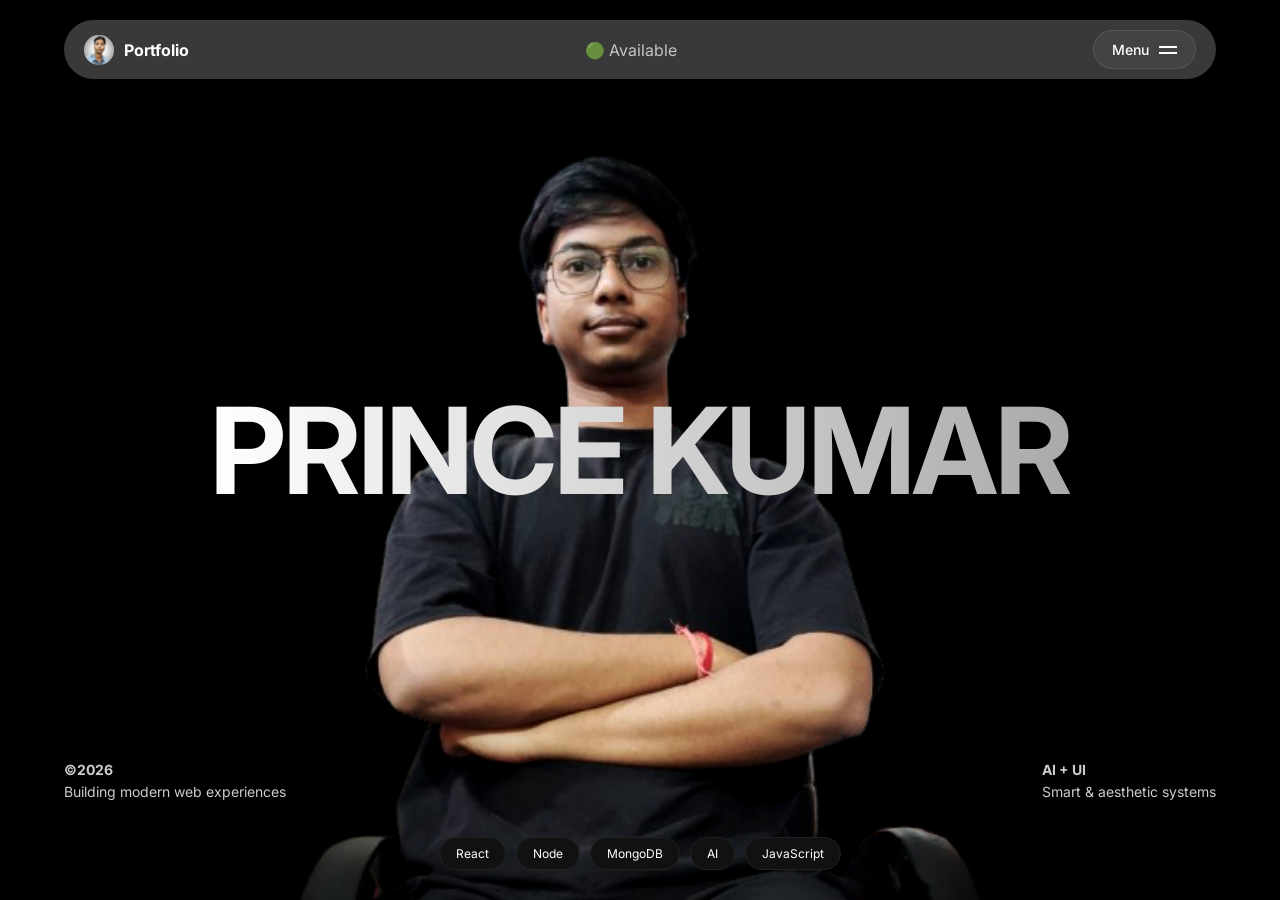
<file: index.html>
<!DOCTYPE html>
<html lang="en">

<head>
    <meta charset="UTF-8">
    <meta name="viewport" content="width=device-width, initial-scale=1.0">
    <title>Prince Kumar</title>
    <link rel="stylesheet" href="style.css">

    <!-- Google Font -->
    <link href="https://fonts.googleapis.com/css2?family=Inter:wght@300;400;600;800&display=swap" rel="stylesheet">
    <link rel="stylesheet" href="https://cdnjs.cloudflare.com/ajax/libs/font-awesome/6.5.1/css/all.min.css">
</head>

<body>
    <section id="home">

        <!-- NAVBAR -->
        <nav class="nav">
            <div class="logo"><img src="img/Profile.jpeg" alt="Prince">Portfolio</div>
            <div class="status">🟢 Available</div>
            <div class="menu">
                <span>Menu</span>
                <div class="hamburger">
                    <span></span>
                    <span></span>
                </div>
            </div>
        </nav>

        <!-- FULLSCREEN MENU -->
        <div class="menu-overlay" id="menu">
            <div class="menu-content">
                <ul>
                    <li><a href="#">Home</a></li>
                    <li><a href="index2.html">About</a></li>
                    <li><a href="index3.html">Projects</a></li>
                    <li><a href="index5.html" class="active" onclick="closeMenu()">C language</a></li>
                    <li><a href="index4.html">Contact</a></li>
                </ul>
            </div>
        </div>

        <!-- HERO -->
        <section class="hero">

            <!-- BIG TEXT -->
            <h1 class="hero-title">PRINCE KUMAR</h1>

            <!-- YOUR IMAGE -->
            <img src="img/new_profile-removebg-preview.png" alt="Prince" class="hero-img">

            <!-- BOTTOM INFO -->
            <div class="info">
                <div>
                    <p>©2026</p>
                    <span>Building modern web experiences</span>
                </div>
                <div>
                    <p></p>
                    <span></span>
                </div>
                <div>
                    <p>AI + UI</p>
                    <span>Smart & aesthetic systems</span>
                </div>
            </div>

            <!-- TECH STACK -->
            <div class="tags">
                <span>React</span>
                <span>Node</span>
                <span>MongoDB</span>
                <span>AI</span>
                <span>JavaScript</span>
            </div>

        </section>
    </section>
    <!-- this section ends here, rest of the code is same as before, no changes have been made to it. -->

    <script src="script.js"></script>
</body>

</html>
</file>
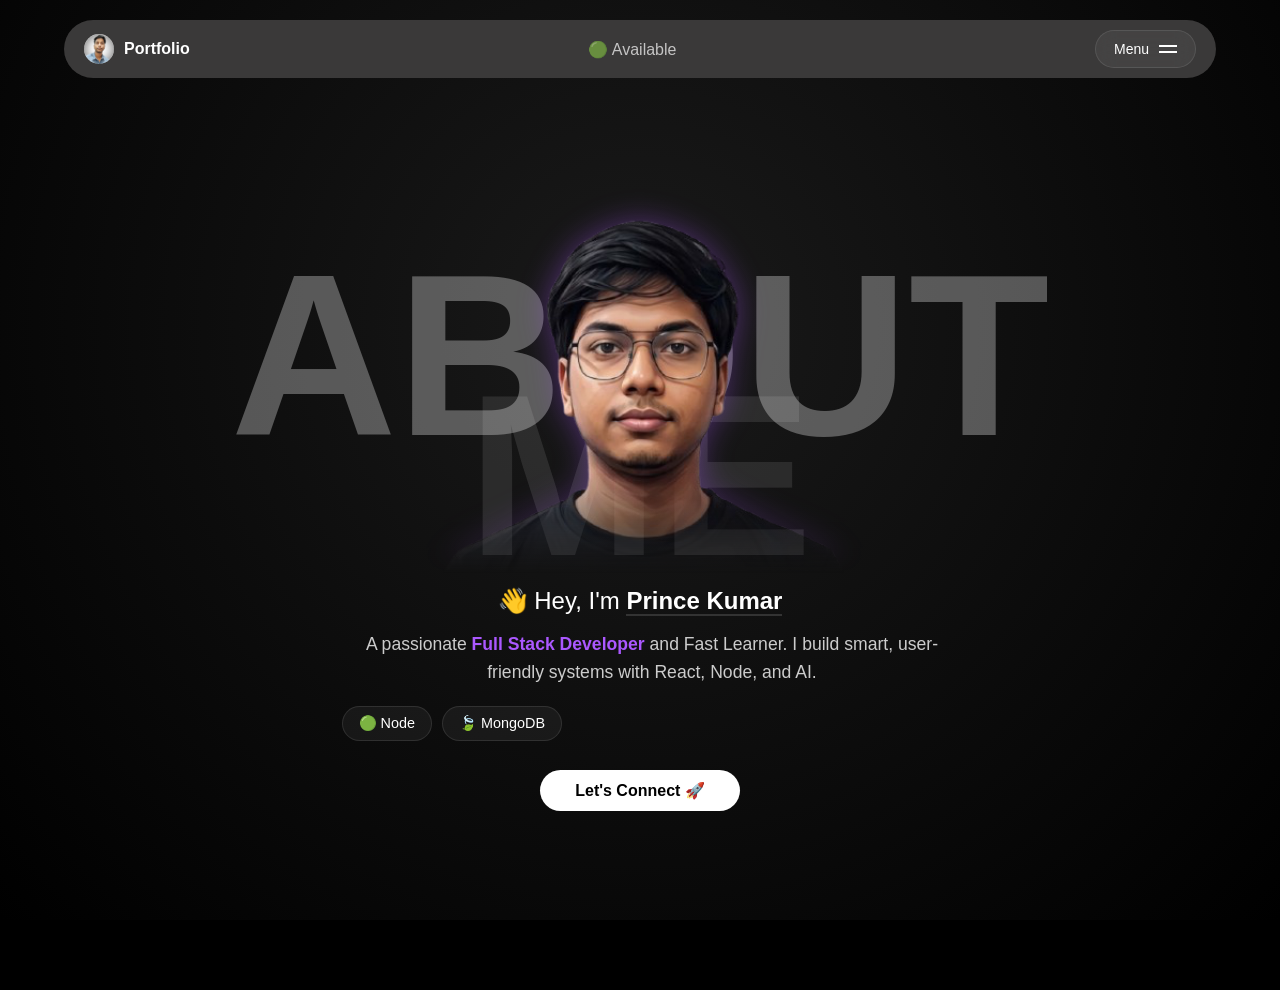
<file: index2.html>
<!DOCTYPE html>
<html lang="en">

<head>
    <meta charset="UTF-8">
    <meta name="viewport" content="width=device-width, initial-scale=1.0">
    <title>About Me</title>
    <link rel="stylesheet" href="style2.css">

</head>

<body>
    <nav class="nav">
        <div class="logo"><img src="img/Profile.jpeg" alt="Prince">Portfolio</div>
        <div class="status">🟢 Available</div>
        <div class="menu">
            <span>Menu</span>
            <div class="hamburger">
                <span></span>
                <span></span>
            </div>
        </div>
    </nav>

    <div class="menu-overlay" id="menu">
        <div class="menu-content">
            <ul>
                <li><a href="index.html">Home</a></li>
                <li><a href="index2.html">About</a></li>
                <li><a href="index3.html">Projects</a></li>
                <li><a href="index5.html" class="active" onclick="closeMenu()">C language</a></li>
                <li><a href="index4.html">Contact</a></li>
            </ul>
        </div>
    </div>

    <section class="about-section">
    <div class="about-bg-text-container">
        <h1 class="bg-title-text">ABOUT</h1>
        <h1 class="bg-title-text text-overlap">ME</h1>
    </div>

    <div class="about-content-inner">
        
        <div class="portrait-wrapper">
            <img src="img/Gemini_Generated_Image_rmzt0rmzt0rmzt0r-removebg-preview.png" alt="Prince" class="main-portrait">
        </div>

        <div class="bio-details">
            <p class="greeting">👋 Hey, I'm <span class="name-line">Prince Kumar</span></p>
            <p class="sub-text">A passionate <span class="purple-bold">Full Stack Developer</span> and Fast Learner. I build smart, user-friendly systems with React, Node, and AI.</p>
            
            <div class="tech-pills">
                <div class="pill">🟢 Node</div>
                <!-- <div class="pill">⚛️ React</div> -->
                <div class="pill">🍃 MongoDB</div>
                <div class="pill">🧠 AI</div>
                <div class="pill">📜 JavaScript</div>
                <div class="pill">🚀 Problem Solver</div>
            </div>

            <a href="index.html#new" class="cta-button">Let's Connect 🚀</a>
        </div>
    </div>
</section>

    <script src="script.js"></script>
</body>
</html>
</file>
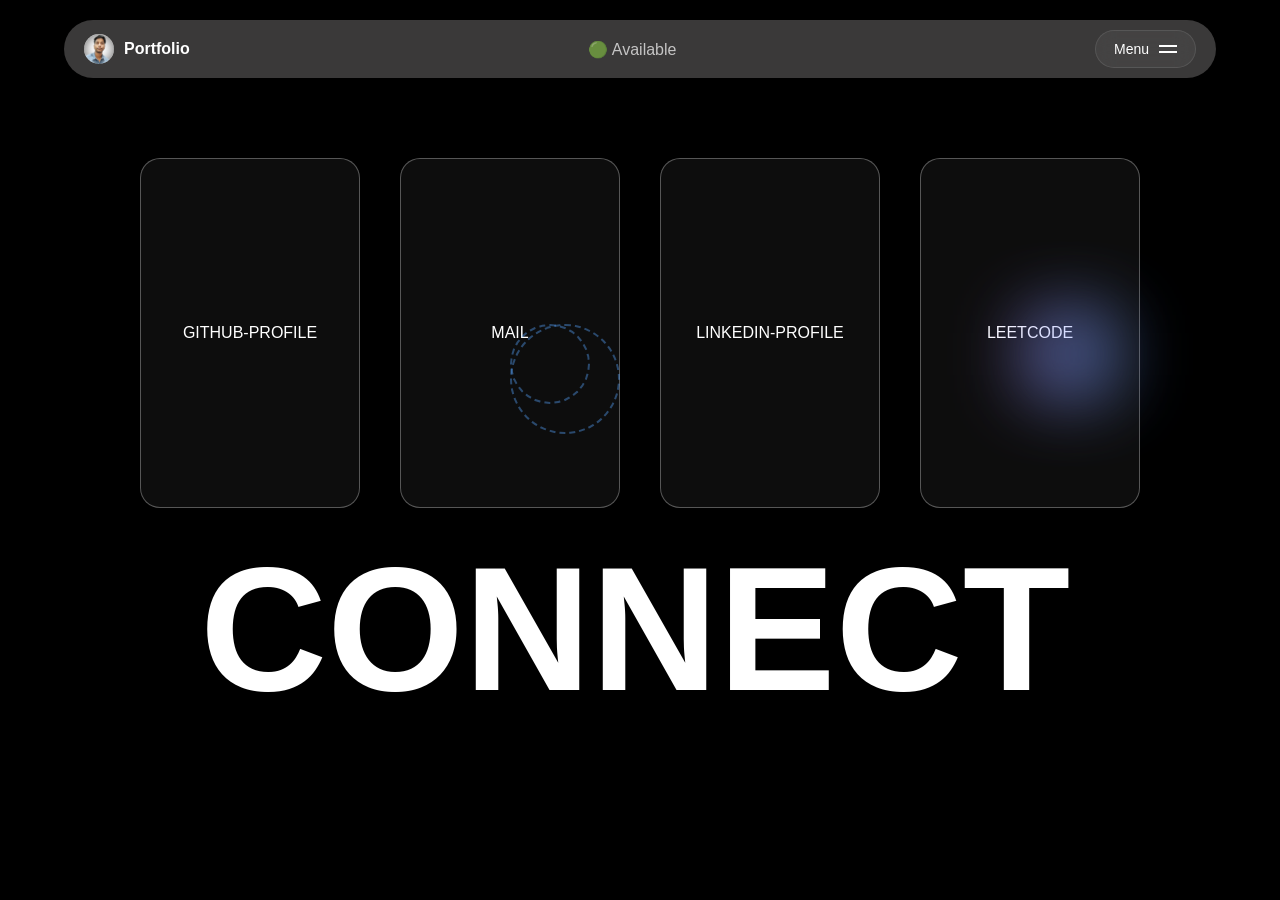
<file: index4.html>
<!DOCTYPE html>
<html lang="en">
<head>
    <meta charset="UTF-8">
    <meta name="viewport" content="width=device-width, initial-scale=1.0">
    <title>Connect</title>
    <link rel="stylesheet" href="style4.css">
</head>
<body>
    <nav class="nav">
        <div class="logo"><img src="img/Profile.jpeg" alt="Prince">Portfolio</div>
        <div class="status">🟢 Available</div>
        <div class="menu">
            <span>Menu</span>
            <div class="hamburger">
                <span></span>
                <span></span>
            </div>
        </div>
    </nav>

    <div class="menu-overlay" id="menu">
        <div class="menu-content">
            <ul>
                <li><a href="index.html">Home</a></li>
                <li><a href="index2.html">About</a></li>
                <li><a href="index3.html">Projects</a></li>
                <li><a href="index5.html" class="active" onclick="closeMenu()">C language</a></li>
                <li><a href="index4.html">Contact</a></li>
            </ul>
        </div>
    </div>

    <section id="new">
            <br>
            <br>
            <section class="new">
                <div class="portfolio-section">

                    <div class="cards-container">
                        <div class="card magnetic">
                            <div class="icon-wrapper constellation">
                                <div class="dot d1"></div>
                                <div class="dot d2"></div>
                                <div class="line"></div>
                                <i class="fab fa-github"></i>
                            </div>
                            <a href="https://github.com/princekumar-git10" target="_blank"
                                class="git">GITHUB-PROFILE</a>
                        </div>

                        <div class="card magnetic">
                            <div class="icon-wrapper orbitals">
                                <div class="orbit o1"></div>
                                <div class="orbit o2"></div>
                                <i class="fas fa-paper-plane"></i>
                            </div>
                            <a href="mailto:macuserprince@gmail.com" target="_blank" class="git">MAIL</a>
                        </div>

                        <div class="card magnetic">
                            <div class="icon-wrapper drift">
                                <i class="fab fa-linkedin"></i>
                            </div>
                            <a href="https://www.linkedin.com/in/prince-kumar-981a19364/" target="_blank"
                                class="git">LINKEDIN-PROFILE</a>
                        </div>

                        <div class="card magnetic">
                            <div class="icon-wrapper glow-cloud">
                                <div class="blob b1"></div>
                                <div class="blob b2"></div>
                                <i class="fab fa-code"></i>
                            </div>
                            <a href="https://leetcode.com/u/princekumar-git10/" target="_blank" class="git">LEETCODE</a>
                        </div>
                    </div>
                    <h1 class="title" style="color: white;">CONNECT</h1>
                </div>
            </section>
        </section>

        <script src="script.js"></script>
    
</body>
</html>
</file>
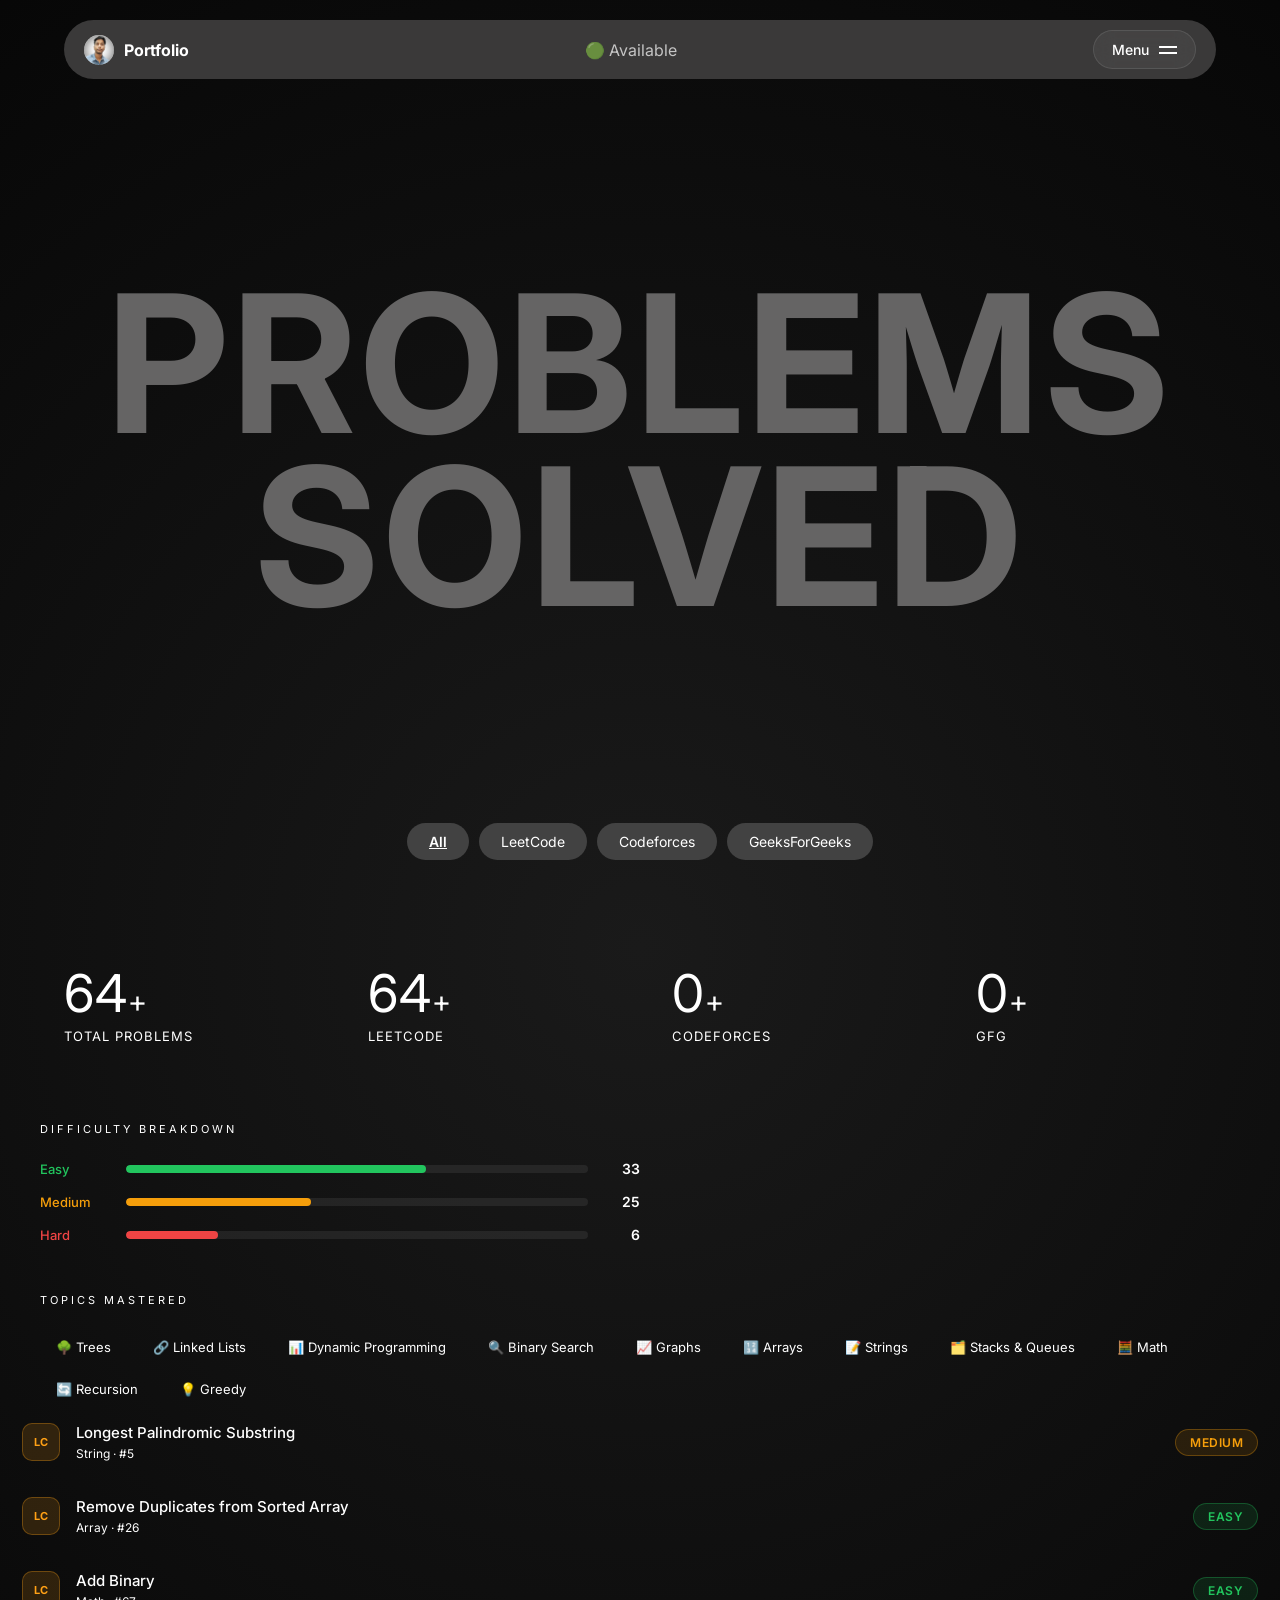
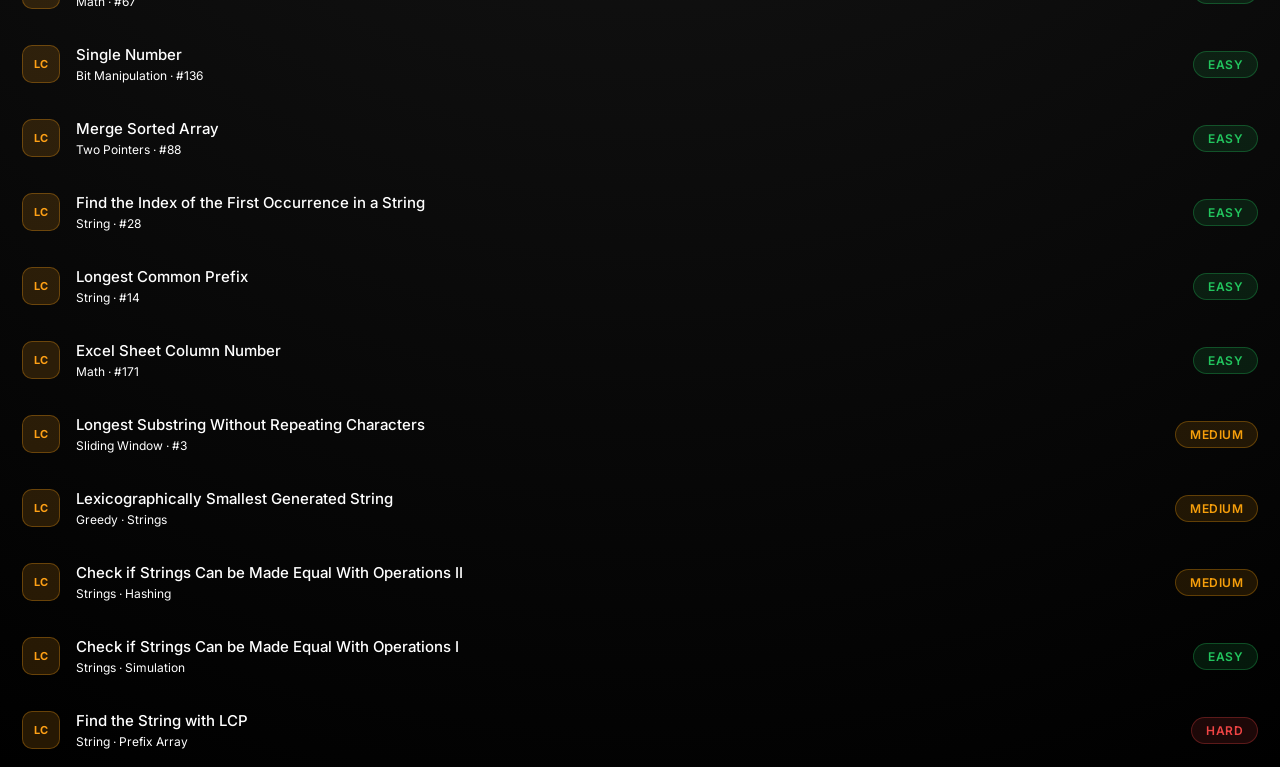
<file: index5.html>
<!DOCTYPE html>
<html lang="en">

<head>
    <meta charset="UTF-8">
    <meta name="viewport" content="width=device-width, initial-scale=1.0">
    <title>Problems</title>
    <link rel="stylesheet" href="style5.css">

    <!-- Google Font -->
    <link href="https://fonts.googleapis.com/css2?family=Inter:wght@300;400;600;800&display=swap" rel="stylesheet">
    <link rel="stylesheet" href="https://cdnjs.cloudflare.com/ajax/libs/font-awesome/6.5.1/css/all.min.css">
</head>

<body>
    <section id="home">

        <!-- NAVBAR -->
        <nav class="nav">
            <div class="logo"><img src="img/Profile.jpeg" alt="Prince">Portfolio</div>
            <div class="status">🟢 Available</div>
            <div class="menu">
                <span>Menu</span>
                <div class="hamburger">
                    <span></span>
                    <span></span>
                </div>
            </div>
        </nav>

        <!-- FULLSCREEN MENU -->
        <div class="menu-overlay" id="menu">
            <div class="menu-content">
                <ul>
                    <li><a href="index.html">Home</a></li>
                    <li><a href="index2.html">About</a></li>
                    <li><a href="index3.html">Projects</a></li>
                    <li><a href="index5.html" class="active" onclick="closeMenu()">C language</a></li>
                    <li><a href="index4.html">Contact</a></li>
                </ul>
            </div>
        </div>

        <!-- HERO SECTION -->
        <section class="hero">
            <div class="hero-bg-text">PROBLEMS<br />SOLVED</div>
            <div class="hero-content">
                <div class="platform-tabs">
                    <a class="tab active" onclick="switchTab(this, 'all')" href="c homework"
                        style="background-color:rgb(66, 66, 66)">All</a>
                    <button class="tab" onclick="switchTab(this, 'leetcode')">LeetCode</button>
                    <button class="tab" onclick="switchTab(this, 'codeforces')">Codeforces</button>
                    <button class="tab" onclick="switchTab(this, 'gfg')">GeeksForGeeks</button>
                </div>
            </div>
        </section>

        <!-- STATS ROW -->
        <section class="stats-row">
            <div class="stat-card">
                <span class="stat-num">64<span class="stat-plus">+</span></span>
                <span class="stat-label">Total Problems</span>
            </div>
            <div class="stat-card accent-purple">
                <span class="stat-num">64<span class="stat-plus">+</span></span>
                <span class="stat-label">LeetCode</span>
            </div>
            <div class="stat-card">
                <span class="stat-num">0<span class="stat-plus">+</span></span>
                <span class="stat-label">Codeforces</span>
            </div>
            <div class="stat-card">
                <span class="stat-num">0<span class="stat-plus">+</span></span>
                <span class="stat-label">GFG</span>
            </div>
        </section>

        <!-- DIFFICULTY BREAKDOWN -->
        <section class="difficulty-section">
            <div class="section-label">Difficulty Breakdown</div>
            <div class="diff-bars">
                <div class="diff-row">
                    <span class="diff-name easy">Easy</span>
                    <div class="bar-track">
                        <div class="bar-fill" style="width: 65%; background: #22c55e;"></div>
                    </div>
                    <span class="diff-count">33</span>
                </div>
                <div class="diff-row">
                    <span class="diff-name medium">Medium</span>
                    <div class="bar-track">
                        <div class="bar-fill" style="width: 40%; background: #f59e0b;"></div>
                    </div>
                    <span class="diff-count">25</span>
                </div>
                <div class="diff-row">
                    <span class="diff-name hard">Hard</span>
                    <div class="bar-track">
                        <div class="bar-fill" style="width: 20%; background: #ef4444;"></div>
                    </div>
                    <span class="diff-count">6</span>
                </div>
            </div>
        </section>

        <!-- TOPIC TAGS -->
        <section class="topics-section">
            <div class="section-label">Topics Mastered</div>
            <div class="tags-grid">
                <span class="topic-tag">🌳 Trees</span>
                <span class="topic-tag">🔗 Linked Lists</span>
                <span class="topic-tag">📊 Dynamic Programming</span>
                <span class="topic-tag">🔍 Binary Search</span>
                <span class="topic-tag">📈 Graphs</span>
                <span class="topic-tag">🔢 Arrays</span>
                <span class="topic-tag">📝 Strings</span>
                <span class="topic-tag">🗂️ Stacks & Queues</span>
                <span class="topic-tag">🧮 Math</span>
                <span class="topic-tag">🔄 Recursion</span>
                <span class="topic-tag">💡 Greedy</span>
            </div>
        </section>

        <div class="problem-card" data-platform="leetcode">
            <div class="problem-left">
                <span class="problem-platform lc">LC</span>
                <div>
                    <div class="problem-title">Longest Palindromic Substring</div>
                    <div class="problem-meta">String · #5</div>
                </div>
            </div>
            <span class="diff-badge medium">Medium</span>
        </div>

        <div class="problem-card" data-platform="leetcode">
            <div class="problem-left">
                <span class="problem-platform lc">LC</span>
                <div>
                    <div class="problem-title">Remove Duplicates from Sorted Array</div>
                    <div class="problem-meta">Array · #26</div>
                </div>
            </div>
            <span class="diff-badge easy">Easy</span>
        </div>

        <div class="problem-card" data-platform="leetcode">
            <div class="problem-left">
                <span class="problem-platform lc">LC</span>
                <div>
                    <div class="problem-title">Add Binary</div>
                    <div class="problem-meta">Math · #67</div>
                </div>
            </div>
            <span class="diff-badge easy">Easy</span>
        </div>

        <div class="problem-card" data-platform="leetcode">
            <div class="problem-left">
                <span class="problem-platform lc">LC</span>
                <div>
                    <div class="problem-title">Single Number</div>
                    <div class="problem-meta">Bit Manipulation · #136</div>
                </div>
            </div>
            <span class="diff-badge easy">Easy</span>
        </div>

        <div class="problem-card" data-platform="leetcode">
            <div class="problem-left">
                <span class="problem-platform lc">LC</span>
                <div>
                    <div class="problem-title">Merge Sorted Array</div>
                    <div class="problem-meta">Two Pointers · #88</div>
                </div>
            </div>
            <span class="diff-badge easy">Easy</span>
        </div>

        <div class="problem-card" data-platform="leetcode">
            <div class="problem-left">
                <span class="problem-platform lc">LC</span>
                <div>
                    <div class="problem-title">Find the Index of the First Occurrence in a String</div>
                    <div class="problem-meta">String · #28</div>
                </div>
            </div>
            <span class="diff-badge easy">Easy</span>
        </div>

        <div class="problem-card" data-platform="leetcode">
            <div class="problem-left">
                <span class="problem-platform lc">LC</span>
                <div>
                    <div class="problem-title">Longest Common Prefix</div>
                    <div class="problem-meta">String · #14</div>
                </div>
            </div>
            <span class="diff-badge easy">Easy</span>
        </div>

        <div class="problem-card" data-platform="leetcode">
            <div class="problem-left">
                <span class="problem-platform lc">LC</span>
                <div>
                    <div class="problem-title">Excel Sheet Column Number</div>
                    <div class="problem-meta">Math · #171</div>
                </div>
            </div>
            <span class="diff-badge easy">Easy</span>
        </div>

        <div class="problem-card" data-platform="leetcode">
            <div class="problem-left">
                <span class="problem-platform lc">LC</span>
                <div>
                    <div class="problem-title">Longest Substring Without Repeating Characters</div>
                    <div class="problem-meta">Sliding Window · #3</div>
                </div>
            </div>
            <span class="diff-badge medium">Medium</span>
        </div>

        <div class="problem-card" data-platform="leetcode">
            <div class="problem-left">
                <span class="problem-platform lc">LC</span>
                <div>
                    <div class="problem-title">Lexicographically Smallest Generated String</div>
                    <div class="problem-meta">Greedy · Strings</div>
                </div>
            </div>
            <span class="diff-badge medium">Medium</span>
        </div>

        <div class="problem-card" data-platform="leetcode">
            <div class="problem-left">
                <span class="problem-platform lc">LC</span>
                <div>
                    <div class="problem-title">Check if Strings Can be Made Equal With Operations II</div>
                    <div class="problem-meta">Strings · Hashing</div>
                </div>
            </div>
            <span class="diff-badge medium">Medium</span>
        </div>

        <div class="problem-card" data-platform="leetcode">
            <div class="problem-left">
                <span class="problem-platform lc">LC</span>
                <div>
                    <div class="problem-title">Check if Strings Can be Made Equal With Operations I</div>
                    <div class="problem-meta">Strings · Simulation</div>
                </div>
            </div>
            <span class="diff-badge easy">Easy</span>
        </div>

        <div class="problem-card" data-platform="leetcode">
            <div class="problem-left">
                <span class="problem-platform lc">LC</span>
                <div>
                    <div class="problem-title">Find the String with LCP</div>
                    <div class="problem-meta">String · Prefix Array</div>
                </div>
            </div>
            <span class="diff-badge hard">Hard</span>
        </div>

        <script src="script.js"></script>
</body>

</html>
</file>
<file: style.css>
* {
  margin: 0;
  padding: 0;
  box-sizing: border-box;
  font-family: 'Inter', sans-serif;
}

body {
  background: radial-gradient(circle at 50% 40%, #1a1a1a, #000);
  color: white;
}

/* NAVBAR */
.nav {
  position: fixed;
  top: 20px;
  left: 50%;
  transform: translateX(-50%);
  width: 90%;
  display: flex;
  justify-content: space-between;
  align-items: center;
  padding: 10px 20px;
  border-radius: 40px;

  background: rgb(58, 57, 57);
  backdrop-filter: blur(10px);
}

.logo {
  display: flex;
  align-items: center;
  gap: 10px;
  font-weight: bold;
}

.logo img {
  width: 30px;
  height: 30px;
  border-radius: 50%;
  object-fit: cover;
}

.status {
  font-size: 16px;
  opacity: 0.7;
  margin-left: -20px;
}

.menu {
  cursor: pointer;
}

/* HERO */
.hero {
  height: 100vh;
  position: relative;
  display: flex;
  align-items: center;
  justify-content: center;
}

/* BIG TEXT */
.hero-title {
  font-size: 120px;
  font-weight: 700;
  letter-spacing: -3px;
  z-index: 2;
  text-align: center;

  background: linear-gradient(to right, #fff, #aaa);
  -webkit-background-clip: text;
  color: transparent;
}

/* IMAGE */
.hero-img {
  position: absolute;
  bottom: 0;
  height: 90%;
  z-index: 1;
  margin-left: 20px;

  filter: contrast(1.1) brightness(1.1);
  mask-image: radial-gradient(circle, white 60%, transparent 100%);
}


/* INFO */
.info {
  position: absolute;
  bottom: 100px;
  width: 90%;
  display: flex;
  justify-content: space-between;
  font-size: 14px;
  opacity: 0.8;
}

.info p {
  font-weight: bold;
  margin-bottom: 5px;
}

/* TAGS */
.tags {
  position: absolute;
  bottom: 30px;
  display: flex;
  gap: 10px;

  z-index: 5;
  /* ADD THIS */
}

.tags span {
  padding: 8px 16px;
  border-radius: 20px;
  background: #111;
  border: 1px solid #222;
  font-size: 12px;
  transition: 0.3s;
}

.tags span:hover {
  background: white;
  color: black;
}

/* RESPONSIVE */
@media (max-width: 768px) {
  .hero-title {
    font-size: 50px;
  }

  .info {
    flex-direction: column;
    gap: 10px;
  }

  .hero-img {
    height: 60%;
  }
}

/* ================= MENU OVERLAY ================= */
.menu-overlay {
  position: fixed;
  top: 80px;
  left: auto;
  right: 20px;
  width: fit-content;
  min-width: 250px;
  padding: 40px;

  /* background: radial-gradient(circle at top, #111, #000); */
  background: rgba(122, 121, 121, 0.85);
  box-shadow: white 0px 0px 10px;
  backdrop-filter: blur(-2px);
  border: 5px solid rgb(255, 255, 255);
  border-radius: 24px;

  display: flex;
  flex-direction: column;
  justify-content: center;
  /* align-items: center; */
  align-items: flex-end;

  opacity: 0;
  transform: translateY(-10px) scale(0.95);
  pointer-events: none;
  /* transition: all 0.5s ease; */
  transition: all 0.4s cubic-bezier(0.165, 0.84, 0.44, 1);

  z-index: 100;
}

/* ACTIVE STATE */
.menu-overlay.active {
  opacity: 1;
  transform: scale(1) translateY(0);
  pointer-events: all;
}

/* ================= MENU LIST ================= */
.menu-overlay ul {
  list-style: none;
  text-align: center;
  padding: 0;
  margin: 0;
}

.menu-overlay ul li {
  margin: 20px 0;
  overflow: hidden;

  transform: translateY(50px);
  opacity: 0;
  transition: all 0.5s ease;
}

/* SHOW ITEMS WHEN ACTIVE */
.menu-overlay.active ul li {
  transform: translateY(0);
  opacity: 1;
}

/* STAGGER DELAY */
.menu-overlay.active ul li:nth-child(1) {
  transition-delay: 0.1s;
}

.menu-overlay.active ul li:nth-child(2) {
  transition-delay: 0.2s;
}

.menu-overlay.active ul li:nth-child(3) {
  transition-delay: 0.3s;
}

.menu-overlay.active ul li:nth-child(4) {
  transition-delay: 0.4s;
}

/* ================= LINKS ================= */
.menu-overlay ul li a {
  text-decoration: none;
  color: white;
  font-size: 40px;
  font-weight: 600;
  letter-spacing: 2px;
  margin: 15px 0;
  text-shadow: rgb(0, 0, 0) 0px 0px 3px;
  position: relative;
  display: inline-block;

  transition: all 0.3s ease;
  transform-origin: center;
}

/* OUTLINE TEXT EFFECT */
.menu-overlay ul li a::before {
  content: attr(data-text);
  position: absolute;
  left: 0;
  top: 0;
  
  color: transparent;
  -webkit-text-stroke: 1px rgba(255, 255, 255, 0.3);
}

/* HOVER EFFECT */
.menu-overlay ul li a:hover {
  color: #a855f7;
  transform: scale(1.05);
  /* text-shadow: rgb(0, 0, 0) 0px 0px 3px; */
  text-shadow: 0 0 5px rgba(168, 85, 247, 0.5);
}

/* ================= MENU BUTTON ================= */
.menu {
  display: flex;
  align-items: center;
  gap: 10px;

  cursor: pointer;
  user-select: none;

  padding: 10px 18px;
  border-radius: 30px;

  background: rgba(255, 255, 255, 0.05);
  backdrop-filter: blur(10px);

  border: 1px solid rgba(255, 255, 255, 0.1);
  color: white;

  font-size: 14px;
  font-weight: 500;

  transition: all 0.3s ease;
}

.menu:hover {
  transform: translateY(-2px) scale(1.05);
  background: rgba(255, 255, 255, 0.1);
  box-shadow: 0 0 20px rgba(168, 85, 247, 0.4);
}

.menu:active {
  transform: scale(0.95);
}

/* ================= HAMBURGER ================= */
.hamburger {
  display: flex;
  flex-direction: column;
  gap: 4px;
}

.hamburger span {
  width: 18px;
  height: 2px;
  background: white;
  transition: 0.3s;
}

/* ================= FIXES ================= */
.hero-img {
  z-index: 1;
  pointer-events: none;
}

.nav {
  z-index: 1000;
}



/* new chnages  */



body {
  margin: 0;
  background: #000;
  overflow-x: hidden;
}

canvas {
  display: block;
}

.contact {
  padding: 20px;
  display: flex;
  justify-content: center;
  align-items: center;
  gap: 25%;
  min-height: 100vh;
}

.contact img {
  transition: transform 0.3s ease;
  filter: drop-shadow(0 0 10px rgba(253, 253, 253, 0.8));
  filter: brightness(0) invert(1);
  display: block;
}

.container {
  position: relative;
  width: 110%;
  height: 400px;
}

.contact a {
  position: absolute;
  /* top: 50%; */
  transform: translateY(-50%);
}

.contact img {
  width: 60px;
  transition: transform 0.3s ease;
  filter: brightness(0) invert(1);
}

.contact a:hover img {
  transform: scale(1.2);
  filter: brightness(0) invert(1);
}

.bar {
  margin-top: 200px;
  margin-bottom: -200px;
}

.bar1 {
  margin-top: -200px;
  margin-bottom: 200px;
}






:root {
  --bg-color: #0d1117;
  --card-bg: rgba(255, 255, 255, 0.05);
  --accent-blue: #58a6ff;
  --accent-purple: #bc8cff;
}

.cards-container {
  display: flex;
  gap: 40px;
  /* padding: 40px; */
  color: white;
}

.card {
  background: var(--card-bg);
  /* border: 1px solid rgba(255, 255, 255, 0.1); */
  border-radius: 20px;
  width: 220px;
  height: 350px;
  display: flex;
  flex-direction: column;
  align-items: center;
  justify-content: center;
  backdrop-filter: blur(10px);
  transition: transform 0.3s ease, border 0.3s ease;

  backdrop-filter: blur(10px);
  border: 1px solid rgba(255, 255, 255, 0.3);
}

.card:hover {
  border: 1px solid var(--accent-blue);
  transform: translateY(-10px);
}

/* Concept 2: Rotating Orbits Animation */
.orbit {
  position: absolute;
  border: 2px dashed rgba(88, 166, 255, 0.4);
  border-radius: 50%;
  animation: rotate 10s linear infinite;

  pointer-events: none;

}

.o1 {
  width: 80px;
  height: 80px;
}

.o2 {
  width: 110px;
  height: 110px;
  animation-direction: reverse;
}

@keyframes rotate {
  from {
    transform: rotate(0deg);
  }

  to {
    transform: rotate(360deg);
  }
}

/* Concept 4: Glowing Blobs */
.icon-wrapper.glow-cloud {
  position: relative;
  z-index: 1;

}

.blob {
  position: absolute;
  width: 60px;
  height: 60px;
  background: var(--accent-purple);
  filter: blur(40px);
  opacity: 0.7;
  z-index: -1;
  animation: pulse 2s infinite alternate;

  pointer-events: none;

}

.b2 {
  background: var(--accent-blue);
  left: 20px;
}

@keyframes pulse {
  from {
    transform: scale(1);
  }

  to {
    transform: scale(1.5);
  }
}

.new {
  display: flex;
  justify-content: center;
  align-items: center;
  margin-top: 8%;
  padding: 20px;
}

.git {
  color: white;
  text-decoration: none;

}

.title {
  margin-top: 20px;
  color: white;
  font-size: 11rem;
  justify-content: center;
  align-items: center;
  margin-left: 60px;
}

/* Initial hidden states for Connect Section */
.title{
  opacity: 0;
  transform: translateY(50px);
  transition: 1.2s cubic-bezier(0.22, 1, 0.36, 1);
}

.cards-container{
  opacity: 0;
  transform: translateY(30px) scale(0.9);
  transition: 0.8s cubic-bezier(0.175, 0.885, 0.32, 1.275);
}











/* SECTION BACKGROUND */
#mix {
  background: radial-gradient(circle at top, #111, #000);
  padding: 100px 10%;
  color: white;
}

/* CONTAINER */
.about-container {
  display: flex;
  align-items: center;
  justify-content: space-between;
  gap: 50px;
  flex-wrap: wrap;
  /* margin-top: 50px; */
  /* margin-bottom: 10%; */
}

/* TEXT SIDE */
.about-text {
  flex: 1;
  min-width: 300px;
}

/* HEADING */
.about-text h1 {
  font-size: 50px;
  font-weight: 700;

  background: linear-gradient(90deg, #fff, #a855f7, #6366f1, rgb(146, 138, 138));
  background-size: 200%;

  -webkit-background-clip: text;
  -webkit-text-fill-color: transparent;
}

/* INTRO */
.intro {
  font-size: 20px;
  margin-top: 10px;
  margin-bottom: 20px;
  opacity: 0.9;
}

/* TAGS */
.tags1 {
  display: flex;
  flex-wrap: wrap;
  gap: 10px;
  margin-top: 10px;
  margin-bottom: 20px;
}

.tags1 span {
  padding: 8px 14px;
  border-radius: 20px;
  background: rgba(255, 255, 255, 0.05);
  border: 1px solid rgba(255, 255, 255, 0.1);

  backdrop-filter: blur(10px);
  font-size: 14px;

  transition: 0.3s;
}

/* TAG HOVER */
.tags1 span:hover {
  background: rgba(168, 85, 247, 0.2);
  box-shadow: 0 0 15px rgba(168, 85, 247, 0.5);
}

/* DESCRIPTION */
.desc {
  font-size: 16px;
  line-height: 1.6;
  opacity: 0.8;
  margin-bottom: 30px;
  max-width: 500px;
}

/* BUTTON */
.btn a {
  text-decoration: none;
  color: white;
  padding: 12px 25px;
  border-radius: 30px;

  background: rgba(255, 255, 255, 0.05);
  border: 1px solid rgba(255, 255, 255, 0.1);

  backdrop-filter: blur(10px);
  transition: 0.3s ease;
  display: inline-block;
}

/* BUTTON HOVER */
.btn a:hover {
  transform: translateY(-3px) scale(1.05);
  background: rgba(168, 85, 247, 0.2);
  box-shadow: 0 0 20px rgba(168, 85, 247, 0.6);
}

/* IMAGE SIDE */
.about-img {
  flex: 1;
  min-width: 300px;
  display: flex;
  justify-content: center;
}

/* IMAGE STYLE */
.about-img img {
  width: 100%;
  margin-left: 30%;
}

@keyframes shine {
  from {
    background-position: 0% center;
  }

  to {
    background-position: 200% center;
  }
}

@keyframes subtleFloat {
  0% {
    transform: translateY(0px);
  }

  50% {
    transform: translateY(-10px);
  }

  100% {
    transform: translateY(0px);
  }
}

.about-img img {
  /* Fade effect from step 1 */
  -webkit-mask-image: linear-gradient(to bottom, black 75%, transparent 100%);
  mask-image: linear-gradient(to bottom, black 75%, transparent 100%);

  /* Soft glow shadow to blend the edges */
  filter: drop-shadow(0 0 15px rgba(168, 85, 247, 0.4));

  /* Apply floating animation */
  animation: subtleFloat 4s ease-in-out infinite;
}

.about-text,
.about-img {
  opacity: 0;
  transform: translateY(50px);
  transition: 0.8s ease;
}

.show {
  opacity: 1;
  transform: translateY(0);
}


/* SECTION BACKGROUND */
#Projects {
  background: radial-gradient(circle at top, #111, #000);
  padding: 100px 10%;
  color: white;
}

.Projects {
  margin-bottom: 10%;
}

/* HEADING */
.heading h1 {
  text-align: center;
  font-size: 7rem;
  margin-bottom: 60px;
  margin-top: -80px;

  background: linear-gradient(90deg, #fff, #a855f7);
  -webkit-background-clip: text;
  -webkit-text-fill-color: transparent;
}

/* GRID LAYOUT */
.sphere-box {
  display: grid;
  grid-template-columns: repeat(auto-fit, minmax(250px, 1fr));
  gap: 30px;
}

.sphere {
  position: relative;
  border-radius: 20px;
  overflow: hidden;

  background: rgba(255, 255, 255, 0.05);
  border: 2px solid rgba(255, 255, 255, 0.1);

  backdrop-filter: blur(10px);
  cursor: pointer;

  transition: 0.4s ease;
}

/* IMAGE */
.sphere img {
  width: 100%;
  height: 100%;
  object-fit: cover;
  transition: 0.5s;
}

/* ZOOM + GLOW */
.sphere:hover {
  transform: translateY(-10px) scale(1.03);
  box-shadow: 0 0px 50px rgba(168, 85, 247, 0.4);
}

.sphere:hover img {
  transform: scale(1.1);
  filter: brightness(0.6);
}


.overlay {
  position: absolute;
  bottom: 0;
  left: 0;
  width: 100%;
  padding: 20px;

  opacity: 0;
  transform: translateY(30px);
  transition: 0.4s;
}

/* SHOW ON HOVER */
.sphere:hover .overlay {
  opacity: 1;
  transform: translateY(0);
}

/* TEXT STYLE */
.overlay h2 {
  font-size: 22px;
  margin-bottom: 5px;
  color: white;
}

.overlay p {
  font-size: 14px;
  color: rgba(255, 255, 255, 0.7);
}


.sphere {
  animation: float 6s ease-in-out infinite;
}

.sphere:nth-child(2) {
  animation-delay: 1s;
}

.sphere:nth-child(3) {
  animation-delay: 2s;
}

.sphere:nth-child(4) {
  animation-delay: 3s;
}

@keyframes float {
  0% {
    transform: translateY(0px);
  }

  50% {
    transform: translateY(-10px);
  }

  100% {
    transform: translateY(0px);
  }
}
</file>
<file: style2.css>
/* --- BASE STYLES --- */
* {
    margin: 0;
    padding: 0;
    box-sizing: border-box;
}

body {
    background-color: #000;
    color: #fff;
    font-family: 'Inter', sans-serif;
    overflow: hidden;
}

html {
    scroll-behavior: smooth;
}


.about-section {
    position: relative;
    min-height: 110vh;
    background: radial-gradient(circle at 50% 40%, #1a1a1a, #000);
    display: flex;
    flex-direction: column;
    align-items: center;
    justify-content: center;
    overflow: hidden;
    margin-top: -70px;
}

/* Layer 1: The Giant Background Text */
.about-bg-text-container {
    position: absolute;
    top: 50%;
    left: 50%;
    transform: translate(-50%, -50%);
    z-index: 1; /* Lowest Layer */
    text-align: center;
    width: 100%;
    pointer-events: none;
    
}

.bg-title-text {
    font-size: 18vw;
    font-weight: 900;
    color: rgba(255, 255, 255, 0.305); /* Semi-transparent white to look grey */
    /* opacity: 0.07; */
    line-height: 0.8;
    margin: 0;
    margin-top: -20px;
}

.text-overlap {
    margin-top: -5vw;
    /* opacity: 0.8; */
    color: rgba(255, 255, 255, 0.102); /* Semi-transparent white to look grey */
}

/* Layer 2: Content (Portrait and Bio) */
.about-content-inner {
    position: relative;
    z-index: 10; /* Higher Layer */
    display: flex;
    flex-direction: column;
    align-items: center;
    text-align: center;
}

.portrait-wrapper {
    width: 700px;
    margin-bottom: 30px;
}

.main-portrait {
    width: 100%;
    filter: drop-shadow(0 0 30px rgba(171, 88, 255, 0.2));
    margin-top: 115px;
}

@keyframes shine {
  from {
    background-position: 0% center;
  }

  to {
    background-position: 200% center;
  }
}

.main-portrait {
  /* -webkit-mask-image: linear-gradient(to bottom, black 75%, transparent 100%); */
  mask-image: linear-gradient(to bottom, black 75%, transparent 100%);

  /* Soft glow shadow to blend the edges */
  filter: drop-shadow(0 0 15px rgba(168, 85, 247, 0.4));
}

/* Layer 3: Bio Text Styles */
.greeting {
    font-size: 1.5rem;
    margin-bottom: 15px;
    margin-top : -20px;
}

.name-line {
    font-weight: 800;
    border-bottom: 2px solid #333;
}

.sub-text {
    max-width: 600px;
    color: #ccc;
    font-size: 1.1rem;
    line-height: 1.6;
    margin-bottom: 20px;
    margin-left: 4%;
}

.purple-bold {
    color: #ab58ff;
    font-weight: 700;
}

/* Pills and Button */
.tech-pills {
    display: flex;
    flex-wrap: wrap;
    justify-content: center;
    gap: 10px;
    margin-bottom: 40px;
}

.pill {
    background: rgba(255, 255, 255, 0.05);
    border: 1px solid rgba(255, 255, 255, 0.1);
    padding: 8px 16px;
    border-radius: 50px;
    font-size: 0.9rem;
}

.cta-button {
    text-decoration: none;
    background: #fff;
    color: #000;
    padding: 12px 35px;
    border-radius: 50px;
    font-weight: 700;
    transition: 0.3s;
}

.cta-button:hover {
    background: #ab58ff;
    color: #fff;
    transform: scale(1.05);
}

/* Responsive adjustments */
@media (max-width: 768px) {
    .bg-title-text { font-size: 25vw; }
    .portrait-wrapper { width: 220px; }
}


/* ================= MENU OVERLAY ================= */
.menu-overlay {
  position: fixed;
  top: 80px;
  left: auto;
  right: 20px;
  width: fit-content;
  min-width: 250px;
  padding: 40px;

  /* background: radial-gradient(circle at top, #111, #000); */
  background: rgba(122, 121, 121, 0.85);
  box-shadow: white 0px 0px 10px;
  backdrop-filter: blur(-2px);
  border: 5px solid rgb(255, 255, 255);
  border-radius: 24px;

  display: flex;
  flex-direction: column;
  justify-content: center;
  /* align-items: center; */
  align-items: flex-end;

  opacity: 0;
  transform: translateY(-10px) scale(0.95);
  pointer-events: none;
  /* transition: all 0.5s ease; */
  transition: all 0.4s cubic-bezier(0.165, 0.84, 0.44, 1);

  z-index: 100;
}

/* ACTIVE STATE */
.menu-overlay.active {
  opacity: 1;
  transform: scale(1) translateY(0);
  pointer-events: all;
}

/* ================= MENU LIST ================= */
.menu-overlay ul {
  list-style: none;
  text-align: center;
  padding: 0;
  margin: 0;
}

.menu-overlay ul li {
  margin: 20px 0;
  overflow: hidden;

  transform: translateY(50px);
  opacity: 0;
  transition: all 0.5s ease;
}

/* SHOW ITEMS WHEN ACTIVE */
.menu-overlay.active ul li {
  transform: translateY(0);
  opacity: 1;
}

/* STAGGER DELAY */
.menu-overlay.active ul li:nth-child(1) {
  transition-delay: 0.1s;
}

.menu-overlay.active ul li:nth-child(2) {
  transition-delay: 0.2s;
}

.menu-overlay.active ul li:nth-child(3) {
  transition-delay: 0.3s;
}

.menu-overlay.active ul li:nth-child(4) {
  transition-delay: 0.4s;
}

/* ================= LINKS ================= */
.menu-overlay ul li a {
  text-decoration: none;
  color: white;
  font-size: 40px;
  font-weight: 600;
  letter-spacing: 2px;
  margin: 15px 0;
  text-shadow: rgb(0, 0, 0) 0px 0px 3px;
  position: relative;
  display: inline-block;

  transition: all 0.3s ease;
  transform-origin: center;
}

/* OUTLINE TEXT EFFECT */
.menu-overlay ul li a::before {
  content: attr(data-text);
  position: absolute;
  left: 0;
  top: 0;
  
  color: transparent;
  -webkit-text-stroke: 1px rgba(255, 255, 255, 0.3);
}

/* HOVER EFFECT */
.menu-overlay ul li a:hover {
  color: #a855f7;
  transform: scale(1.05);
  /* text-shadow: rgb(0, 0, 0) 0px 0px 3px; */
  text-shadow: 0 0 5px rgba(168, 85, 247, 0.5);
}

/* ================= MENU BUTTON ================= */
.menu {
  display: flex;
  align-items: center;
  gap: 10px;

  cursor: pointer;
  user-select: none;

  padding: 10px 18px;
  border-radius: 30px;

  background: rgba(255, 255, 255, 0.05);
  backdrop-filter: blur(10px);

  border: 1px solid rgba(255, 255, 255, 0.1);
  color: white;

  font-size: 14px;
  font-weight: 500;

  transition: all 0.3s ease;
}

.menu:hover {
  transform: translateY(-2px) scale(1.05);
  background: rgba(255, 255, 255, 0.1);
  box-shadow: 0 0 20px rgba(168, 85, 247, 0.4);
}

.menu:active {
  transform: scale(0.95);
}

/* ================= HAMBURGER ================= */
.hamburger {
  display: flex;
  flex-direction: column;
  gap: 4px;
}

.hamburger span {
  width: 18px;
  height: 2px;
  background: white;
  transition: 0.3s;
}

/* ================= FIXES ================= */
.hero-img {
  z-index: 1;
  pointer-events: none;
}

.nav {
  z-index: 1000;
}

.nav {
  position: fixed;
  top: 20px;
  left: 50%;
  transform: translateX(-50%);
  width: 90%;
  display: flex;
  justify-content: space-between;
  align-items: center;
  padding: 10px 20px;
  border-radius: 40px;

  background: rgba(255, 255, 255, 0.05);
  backdrop-filter: blur(10px);
}

.logo {
  display: flex;
  align-items: center;
  gap: 10px;
  font-weight: bold;
}

.logo img {
  width: 30px;
  height: 30px;
  border-radius: 50%;
  object-fit: cover;
}

.status {
  font-size: 16px;
  opacity: 0.7;
  margin-left: -20px;
}

.menu {
  cursor: pointer;
}.nav {
  position: fixed;
  top: 20px;
  left: 50%;
  transform: translateX(-50%);
  width: 90%;
  display: flex;
  justify-content: space-between;
  align-items: center;
  padding: 10px 20px;
  border-radius: 40px;

  background: rgba(255, 255, 255, 0.05);
  backdrop-filter: blur(10px);
}

.logo {
  display: flex;
  align-items: center;
  gap: 10px;
  font-weight: bold;
}

.logo img {
  width: 30px;
  height: 30px;
  border-radius: 50%;
  object-fit: cover;
}

.status {
  font-size: 16px;
  opacity: 0.7;
  margin-left: -20px;
}

.menu {
  cursor: pointer;
}

.nav {
  background: rgb(58, 57, 57);
}
</file>
<file: style4.css>
* {
  margin: 0;
  padding: 0;
  box-sizing: border-box;
  font-family: 'Inter', sans-serif;
}

body {
  background: radial-gradient(circle at 50% 40%, #1a1a1a, #000);
  color: white;
  overflow: hidden;
}

/* NAVBAR */
.nav {
  position: fixed;
  top: 20px;
  left: 50%;
  transform: translateX(-50%);
  width: 90%;
  display: flex;
  justify-content: space-between;
  align-items: center;
  padding: 10px 20px;
  border-radius: 40px;

  background: rgba(255, 255, 255, 0.05);
  backdrop-filter: blur(10px);
}

.logo {
  display: flex;
  align-items: center;
  gap: 10px;
  font-weight: bold;
}

.logo img {
  width: 30px;
  height: 30px;
  border-radius: 50%;
  object-fit: cover;
}

.status {
  font-size: 16px;
  opacity: 0.7;
  margin-left: -20px;
}

.menu {
  cursor: pointer;
}

/* HERO */
.hero {
  height: 100vh;
  position: relative;
  display: flex;
  align-items: center;
  justify-content: center;
}

/* BIG TEXT */
.hero-title {
  font-size: 120px;
  font-weight: 700;
  letter-spacing: -3px;
  z-index: 2;
  text-align: center;

  background: linear-gradient(to right, #fff, #aaa);
  -webkit-background-clip: text;
  color: transparent;
}

/* IMAGE */
.hero-img {
  position: absolute;
  bottom: 0;
  height: 90%;
  z-index: 1;
  margin-left: 20px;

  filter: contrast(1.1) brightness(1.1);
  mask-image: radial-gradient(circle, white 60%, transparent 100%);
}


/* INFO */
.info {
  position: absolute;
  bottom: 100px;
  width: 90%;
  display: flex;
  justify-content: space-between;
  font-size: 14px;
  opacity: 0.8;
}

.info p {
  font-weight: bold;
  margin-bottom: 5px;
}

/* TAGS */
.tags {
  position: absolute;
  bottom: 30px;
  display: flex;
  gap: 10px;

  z-index: 5;
  /* ADD THIS */
}

.tags span {
  padding: 8px 16px;
  border-radius: 20px;
  background: #111;
  border: 1px solid #222;
  font-size: 12px;
  transition: 0.3s;
}

.tags span:hover {
  background: white;
  color: black;
}

/* RESPONSIVE */
@media (max-width: 768px) {
  .hero-title {
    font-size: 50px;
  }

  .info {
    flex-direction: column;
    gap: 10px;
  }

  .hero-img {
    height: 60%;
  }
}

/* ================= MENU OVERLAY ================= */
.menu-overlay {
  position: fixed;
  top: 80px;
  left: auto;
  right: 20px;
  width: fit-content;
  min-width: 250px;
  padding: 40px;

  /* background: radial-gradient(circle at top, #111, #000); */
  background: rgba(122, 121, 121, 0.85);
  box-shadow: white 0px 0px 10px;
  backdrop-filter: blur(-2px);
  border: 5px solid rgb(255, 255, 255);
  border-radius: 24px;

  display: flex;
  flex-direction: column;
  justify-content: center;
  /* align-items: center; */
  align-items: flex-end;

  opacity: 0;
  transform: translateY(-10px) scale(0.95);
  pointer-events: none;
  /* transition: all 0.5s ease; */
  transition: all 0.4s cubic-bezier(0.165, 0.84, 0.44, 1);

  z-index: 100;
}

/* ACTIVE STATE */
.menu-overlay.active {
  opacity: 1;
  transform: scale(1) translateY(0);
  pointer-events: all;
}

/* ================= MENU LIST ================= */
.menu-overlay ul {
  list-style: none;
  text-align: center;
  padding: 0;
  margin: 0;
}

.menu-overlay ul li {
  margin: 20px 0;
  overflow: hidden;

  transform: translateY(50px);
  opacity: 0;
  transition: all 0.5s ease;
}

/* SHOW ITEMS WHEN ACTIVE */
.menu-overlay.active ul li {
  transform: translateY(0);
  opacity: 1;
}

/* STAGGER DELAY */
.menu-overlay.active ul li:nth-child(1) {
  transition-delay: 0.1s;
}

.menu-overlay.active ul li:nth-child(2) {
  transition-delay: 0.2s;
}

.menu-overlay.active ul li:nth-child(3) {
  transition-delay: 0.3s;
}

.menu-overlay.active ul li:nth-child(4) {
  transition-delay: 0.4s;
}

/* ================= LINKS ================= */
.menu-overlay ul li a {
  text-decoration: none;
  color: white;
  font-size: 40px;
  font-weight: 600;
  letter-spacing: 2px;
  margin: 15px 0;
  text-shadow: rgb(0, 0, 0) 0px 0px 3px;
  position: relative;
  display: inline-block;

  transition: all 0.3s ease;
  transform-origin: center;
}

/* OUTLINE TEXT EFFECT */
.menu-overlay ul li a::before {
  content: attr(data-text);
  position: absolute;
  left: 0;
  top: 0;
  
  color: transparent;
  -webkit-text-stroke: 1px rgba(255, 255, 255, 0.3);
}

/* HOVER EFFECT */
.menu-overlay ul li a:hover {
  color: #a855f7;
  transform: scale(1.05);
  /* text-shadow: rgb(0, 0, 0) 0px 0px 3px; */
  text-shadow: 0 0 5px rgba(168, 85, 247, 0.5);
}

/* ================= MENU BUTTON ================= */
.menu {
  display: flex;
  align-items: center;
  gap: 10px;

  cursor: pointer;
  user-select: none;

  padding: 10px 18px;
  border-radius: 30px;

  background: rgba(255, 255, 255, 0.05);
  backdrop-filter: blur(10px);

  border: 1px solid rgba(255, 255, 255, 0.1);
  color: white;

  font-size: 14px;
  font-weight: 500;

  transition: all 0.3s ease;
}

.menu:hover {
  transform: translateY(-2px) scale(1.05);
  background: rgba(255, 255, 255, 0.1);
  box-shadow: 0 0 20px rgba(168, 85, 247, 0.4);
}

.menu:active {
  transform: scale(0.95);
}

/* ================= HAMBURGER ================= */
.hamburger {
  display: flex;
  flex-direction: column;
  gap: 4px;
}

.hamburger span {
  width: 18px;
  height: 2px;
  background: white;
  transition: 0.3s;
}

/* ================= FIXES ================= */
.hero-img {
  z-index: 1;
  pointer-events: none;
}

.nav {
  z-index: 1000;
}



/* new chnages  */



body {
  margin: 0;
  background: #000;
  overflow-x: hidden;
}

canvas {
  display: block;
}

.contact {
  padding: 20px;
  display: flex;
  justify-content: center;
  align-items: center;
  gap: 25%;
  min-height: 100vh;
}

.contact img {
  transition: transform 0.3s ease;
  filter: drop-shadow(0 0 10px rgba(253, 253, 253, 0.8));
  filter: brightness(0) invert(1);
  display: block;
}

.container {
  position: relative;
  width: 110%;
  height: 400px;
}

.contact a {
  position: absolute;
  /* top: 50%; */
  transform: translateY(-50%);
}

.contact img {
  width: 60px;
  transition: transform 0.3s ease;
  filter: brightness(0) invert(1);
}

.contact a:hover img {
  transform: scale(1.2);
  filter: brightness(0) invert(1);
}

.bar {
  margin-top: 200px;
  margin-bottom: -200px;
}

.bar1 {
  margin-top: -200px;
  margin-bottom: 200px;
}






:root {
  --bg-color: #0d1117;
  --card-bg: rgba(255, 255, 255, 0.05);
  --accent-blue: #58a6ff;
  --accent-purple: #bc8cff;
}

.cards-container {
  display: flex;
  gap: 40px;
  /* padding: 40px; */
  color: white;
}

.card {
  background: var(--card-bg);
  /* border: 1px solid rgba(255, 255, 255, 0.1); */
  border-radius: 20px;
  width: 220px;
  height: 350px;
  display: flex;
  flex-direction: column;
  align-items: center;
  justify-content: center;
  backdrop-filter: blur(10px);
  transition: transform 0.3s ease, border 0.3s ease;

  backdrop-filter: blur(10px);
  border: 1px solid rgba(255, 255, 255, 0.3);
}

.card:hover {
  border: 1px solid var(--accent-blue);
  transform: translateY(-10px);
}

/* Concept 2: Rotating Orbits Animation */
.orbit {
  position: absolute;
  border: 2px dashed rgba(88, 166, 255, 0.4);
  border-radius: 50%;
  animation: rotate 10s linear infinite;

  pointer-events: none;

}

.o1 {
  width: 80px;
  height: 80px;
}

.o2 {
  width: 110px;
  height: 110px;
  animation-direction: reverse;
}

@keyframes rotate {
  from {
    transform: rotate(0deg);
  }

  to {
    transform: rotate(360deg);
  }
}

/* Concept 4: Glowing Blobs */
.icon-wrapper.glow-cloud {
  position: relative;
  z-index: 1;

}

.blob {
  position: absolute;
  width: 60px;
  height: 60px;
  background: var(--accent-purple);
  filter: blur(40px);
  opacity: 0.7;
  z-index: -1;
  animation: pulse 2s infinite alternate;

  pointer-events: none;

}

.b2 {
  background: var(--accent-blue);
  left: 20px;
}

@keyframes pulse {
  from {
    transform: scale(1);
  }

  to {
    transform: scale(1.5);
  }
}

.new {
  display: flex;
  justify-content: center;
  align-items: center;
  margin-top: 8%;
  padding: 20px;
}

.git {
  color: white;
  text-decoration: none;

}

.title {
  margin-top: 20px;
  color: white;
  font-size: 11rem;
  justify-content: center;
  align-items: center;
  margin-left: 60px;
}

/* Initial hidden states for Connect Section */
.title{
  opacity: 0;
  transform: translateY(50px);
  transition: 1.2s cubic-bezier(0.22, 1, 0.36, 1);
}

.cards-container{
  opacity: 0;
  transform: translateY(30px) scale(0.9);
  transition: 0.8s cubic-bezier(0.175, 0.885, 0.32, 1.275);
}


.nav {
  background: rgb(58, 57, 57);
}
</file>
<file: style5.css>
* {
  margin: 0;
  padding: 0;
  box-sizing: border-box;
  font-family: 'Inter', sans-serif;
}

body {
  background: radial-gradient(circle at 50% 40%, #1a1a1a, #000);
  color: white;
}

/* NAVBAR */
.nav {
  position: fixed;
  top: 20px;
  left: 50%;
  transform: translateX(-50%);
  width: 90%;
  display: flex;
  justify-content: space-between;
  align-items: center;
  padding: 10px 20px;
  border-radius: 40px;

  background: rgba(255, 255, 255, 0.05);
  backdrop-filter: blur(10px);
}

.logo {
  display: flex;
  align-items: center;
  gap: 10px;
  font-weight: bold;
}

.logo img {
  width: 30px;
  height: 30px;
  border-radius: 50%;
  object-fit: cover;
}

.status {
  font-size: 16px;
  opacity: 0.7;
  margin-left: -20px;
}

.menu {
  cursor: pointer;
}

/* HERO */
.hero {
  height: 100vh;
  position: relative;
  display: flex;
  align-items: center;
  justify-content: center;
}

/* BIG TEXT */
.hero-title {
  font-size: 120px;
  font-weight: 700;
  letter-spacing: -3px;
  z-index: 2;
  text-align: center;

  background: linear-gradient(to right, #fff, #aaa);
  -webkit-background-clip: text;
  color: transparent;
}

/* IMAGE */
.hero-img {
  position: absolute;
  bottom: 0;
  height: 90%;
  z-index: 1;
  margin-left: 20px;

  filter: contrast(1.1) brightness(1.1);
  mask-image: radial-gradient(circle, white 60%, transparent 100%);
}


/* INFO */
.info {
  position: absolute;
  bottom: 100px;
  width: 90%;
  display: flex;
  justify-content: space-between;
  font-size: 14px;
  opacity: 0.8;
}

.info p {
  font-weight: bold;
  margin-bottom: 5px;
}

/* TAGS */
.tags {
  position: absolute;
  bottom: 30px;
  display: flex;
  gap: 10px;

  z-index: 5;
  /* ADD THIS */
}

.tags span {
  padding: 8px 16px;
  border-radius: 20px;
  background: #111;
  border: 1px solid #222;
  font-size: 12px;
  transition: 0.3s;
}

.tags span:hover {
  background: white;
  color: black;
}

/* RESPONSIVE */
@media (max-width: 768px) {
  .hero-title {
    font-size: 50px;
  }

  .info {
    flex-direction: column;
    gap: 10px;
  }

  .hero-img {
    height: 60%;
  }
}

/* ================= MENU OVERLAY ================= */
.menu-overlay {
  position: fixed;
  top: 80px;
  left: auto;
  right: 20px;
  width: fit-content;
  min-width: 250px;
  padding: 40px;

  /* background: radial-gradient(circle at top, #111, #000); */
  background: rgba(122, 121, 121, 0.85);
  box-shadow: white 0px 0px 10px;
  backdrop-filter: blur(-2px);
  border: 5px solid rgb(255, 255, 255);
  border-radius: 24px;

  display: flex;
  flex-direction: column;
  justify-content: center;
  /* align-items: center; */
  align-items: flex-end;

  opacity: 0;
  transform: translateY(-10px) scale(0.95);
  pointer-events: none;
  /* transition: all 0.5s ease; */
  transition: all 0.4s cubic-bezier(0.165, 0.84, 0.44, 1);

  z-index: 100;
}

/* ACTIVE STATE */
.menu-overlay.active {
  opacity: 1;
  transform: scale(1) translateY(0);
  pointer-events: all;
}

/* ================= MENU LIST ================= */
.menu-overlay ul {
  list-style: none;
  text-align: center;
  padding: 0;
  margin: 0;
}

.menu-overlay ul li {
  margin: 20px 0;
  overflow: hidden;

  transform: translateY(50px);
  opacity: 0;
  transition: all 0.5s ease;
}

/* SHOW ITEMS WHEN ACTIVE */
.menu-overlay.active ul li {
  transform: translateY(0);
  opacity: 1;
}

/* STAGGER DELAY */
.menu-overlay.active ul li:nth-child(1) {
  transition-delay: 0.1s;
}

.menu-overlay.active ul li:nth-child(2) {
  transition-delay: 0.2s;
}

.menu-overlay.active ul li:nth-child(3) {
  transition-delay: 0.3s;
}

.menu-overlay.active ul li:nth-child(4) {
  transition-delay: 0.4s;
}

/* ================= LINKS ================= */
.menu-overlay ul li a {
  text-decoration: none;
  color: white;
  font-size: 40px;
  font-weight: 600;
  letter-spacing: 2px;
  margin: 15px 0;
  text-shadow: rgb(0, 0, 0) 0px 0px 3px;
  position: relative;
  display: inline-block;

  transition: all 0.3s ease;
  transform-origin: center;
}

/* OUTLINE TEXT EFFECT */
.menu-overlay ul li a::before {
  content: attr(data-text);
  position: absolute;
  left: 0;
  top: 0;
  
  color: transparent;
  -webkit-text-stroke: 1px rgba(255, 255, 255, 0.3);
}

/* HOVER EFFECT */
.menu-overlay ul li a:hover {
  color: #a855f7;
  transform: scale(1.05);
  /* text-shadow: rgb(0, 0, 0) 0px 0px 3px; */
  text-shadow: 0 0 5px rgba(168, 85, 247, 0.5);
}

/* ================= MENU BUTTON ================= */
.menu {
  display: flex;
  align-items: center;
  gap: 10px;

  cursor: pointer;
  user-select: none;

  padding: 10px 18px;
  border-radius: 30px;

  background: rgba(255, 255, 255, 0.05);
  backdrop-filter: blur(10px);

  border: 1px solid rgba(255, 255, 255, 0.1);
  color: white;

  font-size: 14px;
  font-weight: 500;

  transition: all 0.3s ease;
}

.menu:hover {
  transform: translateY(-2px) scale(1.05);
  background: rgba(255, 255, 255, 0.1);
  box-shadow: 0 0 20px rgba(168, 85, 247, 0.4);
}

.menu:active {
  transform: scale(0.95);
}

/* ================= HAMBURGER ================= */
.hamburger {
  display: flex;
  flex-direction: column;
  gap: 4px;
}

.hamburger span {
  width: 18px;
  height: 2px;
  background: white;
  transition: 0.3s;
}

/* ================= FIXES ================= */
.hero-img {
  z-index: 1;
  pointer-events: none;
}

.nav {
  z-index: 1000;
}

/* ---- HERO ---- */
.hero {
  position: relative;
  min-height: 30vh;
  display: flex;
  flex-direction: column;
  align-items: center;
  justify-content: flex-end;
  padding: 60px 40px 40px;
  overflow: hidden;
}

.hero-bg-text {
  position: absolute;
  top: 50%;
  left: 50%;
  transform: translate(-50%, -50%);
  font-family: var(--font-display);
  font-size: clamp(80px, 15vw, 200px);
  font-weight: bold;
  line-height: 0.9;
  color: rgb(101, 100, 100);
  white-space: nowrap;
  text-align: center;
  pointer-events: none;
  user-select: none;
  letter-spacing: 4px;
}

.hero-content {
  position: relative;
  z-index: 2;
  text-align: center;
}

.platform-tabs {
  display: flex;
  gap: 10px;
  flex-wrap: wrap;
  justify-content: center;
}

.tab {
  background: var(--bg-card);
  border: 4px solid var(--border);
  color: var(--text-muted);
  padding: 10px 22px;
  border-radius: 999px;
  font-family: var(--font-body);
  font-size: 14px;
  cursor: pointer;
  transition: all 0.25s;
  background-color: rgb(66, 66, 66);
  border-color: rgb(255, 255, 255);
}

.tab:hover {
  border-color: rgba(255, 255, 255, 0.2);
  color: var(--text);
}

.tab.active {
  background: var(--text);
  color: var(--bg);
  border-color: var(--text);
  font-weight: 600;
}

/* ---- STATS ---- */
.stats-row {
  display: grid;
  grid-template-columns: repeat(4, 1fr);
  gap: 16px;
  padding: 40px 40px 0;
}

.stat-card {
  background: var(--bg-card);
  border: 1px solid var(--border);
  border-radius: 16px;
  padding: 28px 24px;
  display: flex;
  flex-direction: column;
  gap: 8px;
  transition: border-color 0.2s, transform 0.2s;
}

.stat-card:hover {
  border-color: rgba(255,255,255,0.18);
  transform: translateY(-3px);
}

.stat-card.accent-purple {
  border-color: var(--purple);
  box-shadow: 0 0 30px var(--purple-glow);
}

.stat-num {
  font-family: var(--font-display);
  font-size: 52px;
  line-height: 1;
  letter-spacing: 1px;
}

.stat-plus {
  font-size: 30px;
  color: var(--purple);
}

.stat-label {
  font-size: 13px;
  color: var(--text-muted);
  text-transform: uppercase;
  letter-spacing: 1px;
}

/* ---- DIFFICULTY ---- */
.difficulty-section {
  padding: 50px 40px 0;
}

.section-label {
  font-size: 11px;
  letter-spacing: 3px;
  text-transform: uppercase;
  color: var(--text-muted);
  margin-bottom: 24px;
}

.diff-bars {
  display: flex;
  flex-direction: column;
  gap: 16px;
  max-width: 600px;
}

.diff-row {
  display: flex;
  align-items: center;
  gap: 16px;
}

.diff-name {
  width: 70px;
  font-size: 13px;
  font-weight: 500;
}

.diff-name.easy  { color: #22c55e; }
.diff-name.medium { color: #f59e0b; }
.diff-name.hard  { color: #ef4444; }

.bar-track {
  flex: 1;
  height: 8px;
  background: rgba(255,255,255,0.07);
  border-radius: 999px;
  overflow: hidden;
}

.bar-fill {
  height: 100%;
  border-radius: 999px;
  animation: growBar 1.2s cubic-bezier(.22,1,.36,1) both;
}

@keyframes growBar {
  from { width: 0 !important; }
}

.diff-count {
  width: 36px;
  text-align: right;
  font-size: 14px;
  font-weight: 600;
  color: var(--text-muted);
}

/* ---- TOPICS ---- */
.topics-section {
  padding: 50px 40px 0;
}

.tags-grid {
  display: flex;
  flex-wrap: wrap;
  gap: 10px;
}

.topic-tag {
  background: var(--bg-card);
  border: 1px solid var(--border);
  padding: 8px 16px;
  border-radius: 999px;
  font-size: 13px;
  color: var(--text-muted);
  transition: all 0.2s;
  cursor: default;
}

.topic-tag:hover {
  border-color: var(--purple);
  color: var(--text);
  box-shadow: 0 0 14px var(--purple-glow);
}

/* ---- RECENT SOLVES ---- */
.recent-section {
  padding: 50px 40px 0;
}

.problems-list {
  display: flex;
  flex-direction: column;
  gap: 12px;
}

.problem-card {
  background: var(--bg-card);
  border: 1px solid var(--border);
  border-radius: 14px;
  padding: 18px 22px;
  display: flex;
  align-items: center;
  justify-content: space-between;
  transition: all 0.22s;
  animation: fadeUp 0.4s ease both;
}

.problem-card:hover {
  border-color: rgba(255,255,255,0.18);
  background: var(--bg-card-hover);
  transform: translateX(4px);
}

@keyframes fadeUp {
  from { opacity: 0; transform: translateY(12px); }
  to   { opacity: 1; transform: translateY(0); }
}

.problem-left {
  display: flex;
  align-items: center;
  gap: 16px;
}

.problem-platform {
  width: 38px;
  height: 38px;
  border-radius: 10px;
  display: flex;
  align-items: center;
  justify-content: center;
  font-size: 11px;
  font-weight: 700;
  letter-spacing: 0.5px;
  flex-shrink: 0;
}

.problem-platform.lc  { background: rgba(255, 161, 22, 0.15); color: #ffa116; border: 1px solid rgba(255,161,22,0.3); }
.problem-platform.cf  { background: rgba(59, 130, 246, 0.15); color: #3b82f6; border: 1px solid rgba(59,130,246,0.3); }
.problem-platform.gfg { background: rgba(34, 197, 94, 0.15);  color: #22c55e; border: 1px solid rgba(34,197,94,0.3); }

.problem-title {
  font-size: 15px;
  font-weight: 500;
  margin-bottom: 4px;
}

.problem-meta {
  font-size: 12px;
  color: var(--text-muted);
}

.diff-badge {
  padding: 5px 14px;
  border-radius: 999px;
  font-size: 12px;
  font-weight: 600;
  text-transform: uppercase;
  letter-spacing: 0.5px;
}

.diff-badge.easy   { background: rgba(34,197,94,0.12);  color: #22c55e; border: 1px solid rgba(34,197,94,0.3); }
.diff-badge.medium { background: rgba(245,158,11,0.12); color: #f59e0b; border: 1px solid rgba(245,158,11,0.3); }
.diff-badge.hard   { background: rgba(239,68,68,0.12);  color: #ef4444; border: 1px solid rgba(239,68,68,0.3); }

/* ---- CONNECT SECTION ---- */
.connect-section {
  padding: 80px 40px 0;
  position: relative;
}

.big-text {
  font-family: var(--font-display);
  font-size: clamp(80px, 14vw, 180px);
  color: var(--text);
  line-height: 1;
  letter-spacing: 4px;
  margin-bottom: 40px;
}

.connect-cards {
  display: grid;
  grid-template-columns: repeat(4, 1fr);
  gap: 16px;
}

.connect-card {
  background: var(--bg-card);
  border: 1px solid var(--border);
  border-radius: 18px;
  padding: 60px 20px;
  text-align: center;
  font-size: 13px;
  letter-spacing: 1.5px;
  text-transform: uppercase;
  color: var(--text-muted);
  text-decoration: none;
  transition: all 0.25s;
  display: block;
}

.connect-card:hover {
  border-color: rgba(255,255,255,0.22);
  color: var(--text);
  transform: translateY(-4px);
}

.connect-card.glow-purple {
  border-color: var(--purple);
  box-shadow: 0 0 40px var(--purple-glow), inset 0 0 40px rgba(124,58,237,0.08);
  color: #c4b5fd;
}

/* ---- FOOTER ---- */
.footer {
  display: flex;
  justify-content: space-between;
  padding: 40px 40px 32px;
  margin-top: 80px;
  border-top: 1px solid var(--border);
  font-size: 13px;
  color: var(--text-muted);
}

/* ---- RESPONSIVE ---- */
@media (max-width: 900px) {
  .stats-row {
    grid-template-columns: repeat(2, 1fr);
  }
  .connect-cards {
    grid-template-columns: repeat(2, 1fr);
  }
}

@media (max-width: 600px) {
  .navbar { padding: 12px 18px; }
  .hero { padding: 50px 20px 30px; }
  .stats-row,
  .difficulty-section,
  .topics-section,
  .recent-section,
  .connect-section { padding-left: 18px; padding-right: 18px; }
  .stats-row { grid-template-columns: 1fr 1fr; gap: 10px; }
  .connect-cards { grid-template-columns: 1fr 1fr; }
  .footer { flex-direction: column; gap: 8px; padding: 32px 18px 24px; }
  .menu-dropdown { right: 18px; }
}

.nav {
  background: rgb(58, 57, 57);
}
</file>
